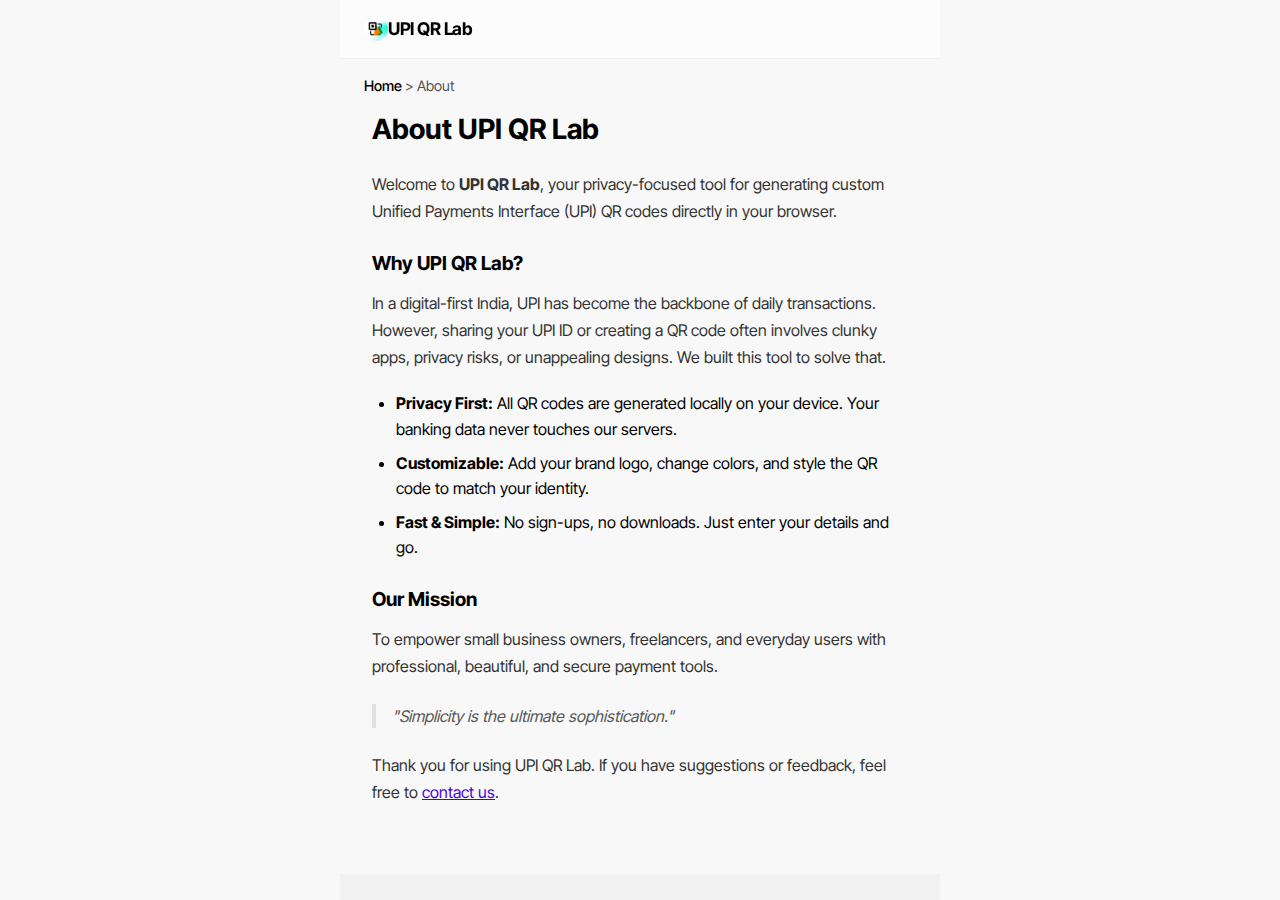
<file: pages/about/index.html>
<!DOCTYPE html>
<html lang="en">

<head>
    <meta charset="UTF-8">
    <meta name="viewport" content="width=device-width, initial-scale=1.0, maximum-scale=1.0, user-scalable=no">
    <title>About - UPI QR Lab</title>
    <meta name="theme-color" content="#ffffff">

    <link rel="stylesheet" href="/create/style.css">
    <link rel="stylesheet" href="/pages/pages.css">

    <link rel="icon" type="image/x-icon" href="/assets/favicon.ico">

    <script src="/pages/pages.js" defer></script>
</head>

<body>

    <header class="top-bar">
        <div class="logo-area">
            <a href="/" style="display: flex; align-items: center; text-decoration: none; color: inherit;">
                <img src="/assets/favicon-32x32.png" alt="Logo" class="app-logo">
                <h1>UPI QR Lab</h1>
            </a>
        </div>
    </header>

    <div class="page-container">

        <nav class="breadcrumb">
            <a href="/">Home</a> &gt; <span>About</span>
        </nav>

        <main class="content-area">
            <h1>About UPI QR Lab</h1>

            <p>Welcome to <strong>UPI QR Lab</strong>, your privacy-focused tool for generating custom Unified Payments
                Interface (UPI) QR codes directly in your browser.</p>

            <h3>Why UPI QR Lab?</h3>
            <p>In a digital-first India, UPI has become the backbone of daily transactions. However, sharing your UPI ID
                or creating a QR code often involves clunky apps, privacy risks, or unappealing designs. We built this
                tool to solve that.</p>

            <ul>
                <li><strong>Privacy First:</strong> All QR codes are generated locally on your device. Your banking data
                    never touches our servers.</li>
                <li><strong>Customizable:</strong> Add your brand logo, change colors, and style the QR code to match
                    your identity.</li>
                <li><strong>Fast & Simple:</strong> No sign-ups, no downloads. Just enter your details and go.</li>
            </ul>

            <h3>Our Mission</h3>
            <p>To empower small business owners, freelancers, and everyday users with professional, beautiful, and
                secure payment tools.</p>

            <blockquote>
                "Simplicity is the ultimate sophistication."
            </blockquote>

            <p>Thank you for using UPI QR Lab. If you have suggestions or feedback, feel free to <a
                    href="/pages/contact">contact us</a>.</p>
        </main>

        <footer class="page-footer">
            <p>&copy; <span id="current-year"></span> UPI QR Lab. All rights reserved.</p>
            <div style="margin-top: 0.5rem;">
                <a href="/pages/privacy-policy">Privacy</a>
                <a href="/pages/disclaimer">Disclaimer</a>
            </div>
        </footer>
    </div>

</body>

</html>
</file>
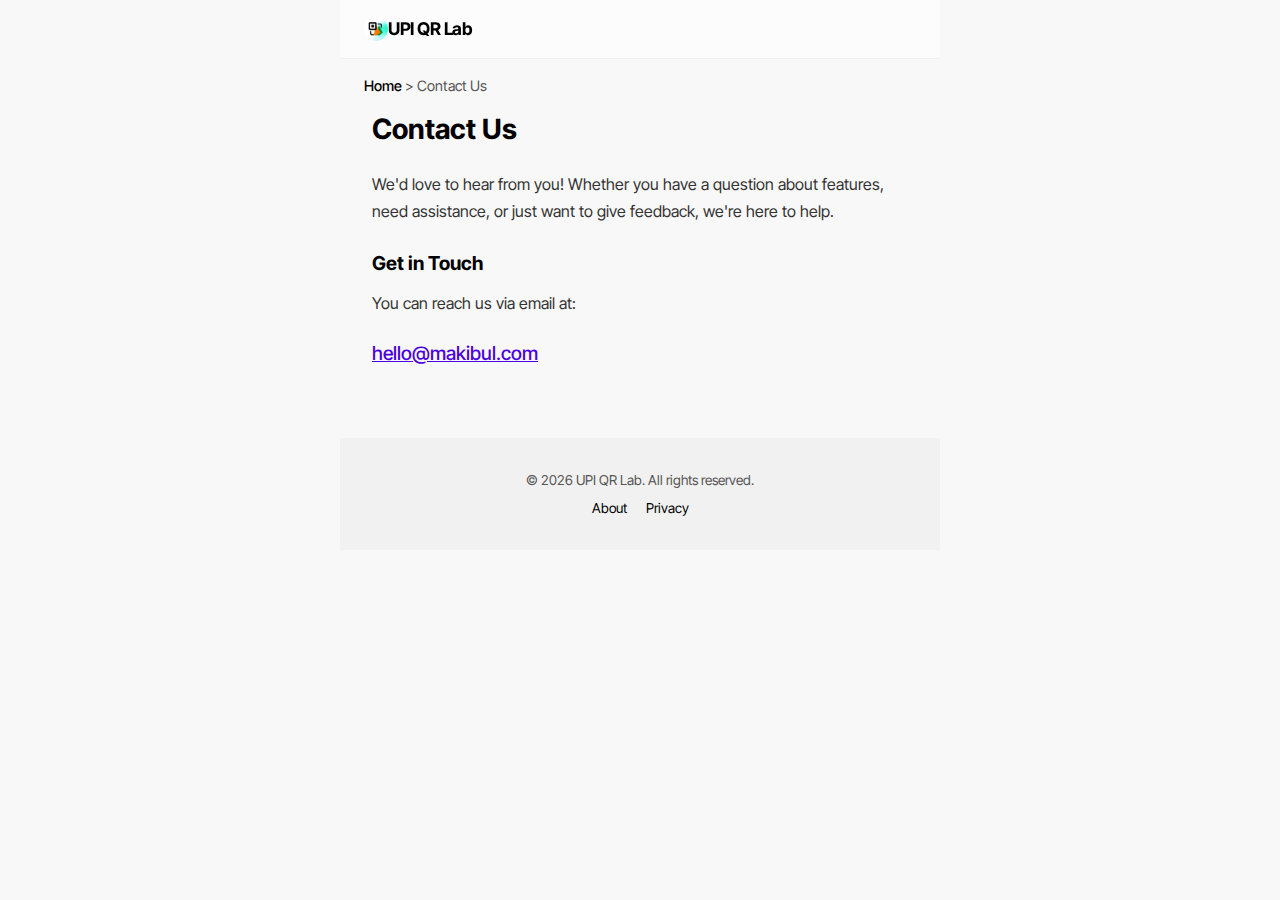
<file: pages/contact/index.html>
<!DOCTYPE html>
<html lang="en">

<head>
    <meta charset="UTF-8">
    <meta name="viewport" content="width=device-width, initial-scale=1.0, maximum-scale=1.0, user-scalable=no">
    <title>Contact Us - UPI QR Lab</title>
    <meta name="theme-color" content="#ffffff">

    <!-- Styles -->
    <link rel="stylesheet" href="/create/style.css">
    <link rel="stylesheet" href="/pages/pages.css">

    <!-- Icons -->
    <link rel="icon" type="image/x-icon" href="/assets/favicon.ico">
    <!-- Dynamic Year Script -->
    <script src="/pages/pages.js" defer></script>
</head>

<body>

    <header class="top-bar">
        <div class="logo-area">
            <a href="/" style="display: flex; align-items: center; text-decoration: none; color: inherit;">
                <img src="/assets/favicon-32x32.png" alt="Logo" class="app-logo">
                <h1>UPI QR Lab</h1>
            </a>
        </div>
    </header>

    <div class="page-container">
        <nav class="breadcrumb">
            <a href="/">Home</a> &gt; <span>Contact Us</span>
        </nav>

        <main class="content-area">
            <h1>Contact Us</h1>
            <p>We'd love to hear from you! Whether you have a question about features, need assistance, or just want to
                give feedback, we're here to help.</p>

            <h3>Get in Touch</h3>
            <p>You can reach us via email at:</p>
            <p style="font-size: 1.2rem; font-weight: 500;">
                <a href="mailto:hello@makibul.com">hello@makibul.com</a>
            </p>

        </main>

        <footer class="page-footer">
            <p>&copy; <span id="current-year"></span> UPI QR Lab. All rights reserved.</p>
            <div style="margin-top: 0.5rem;">
                <a href="/pages/about">About</a>
                <a href="/pages/privacy-policy">Privacy</a>
            </div>
        </footer>
    </div>

</body>

</html>
</file>
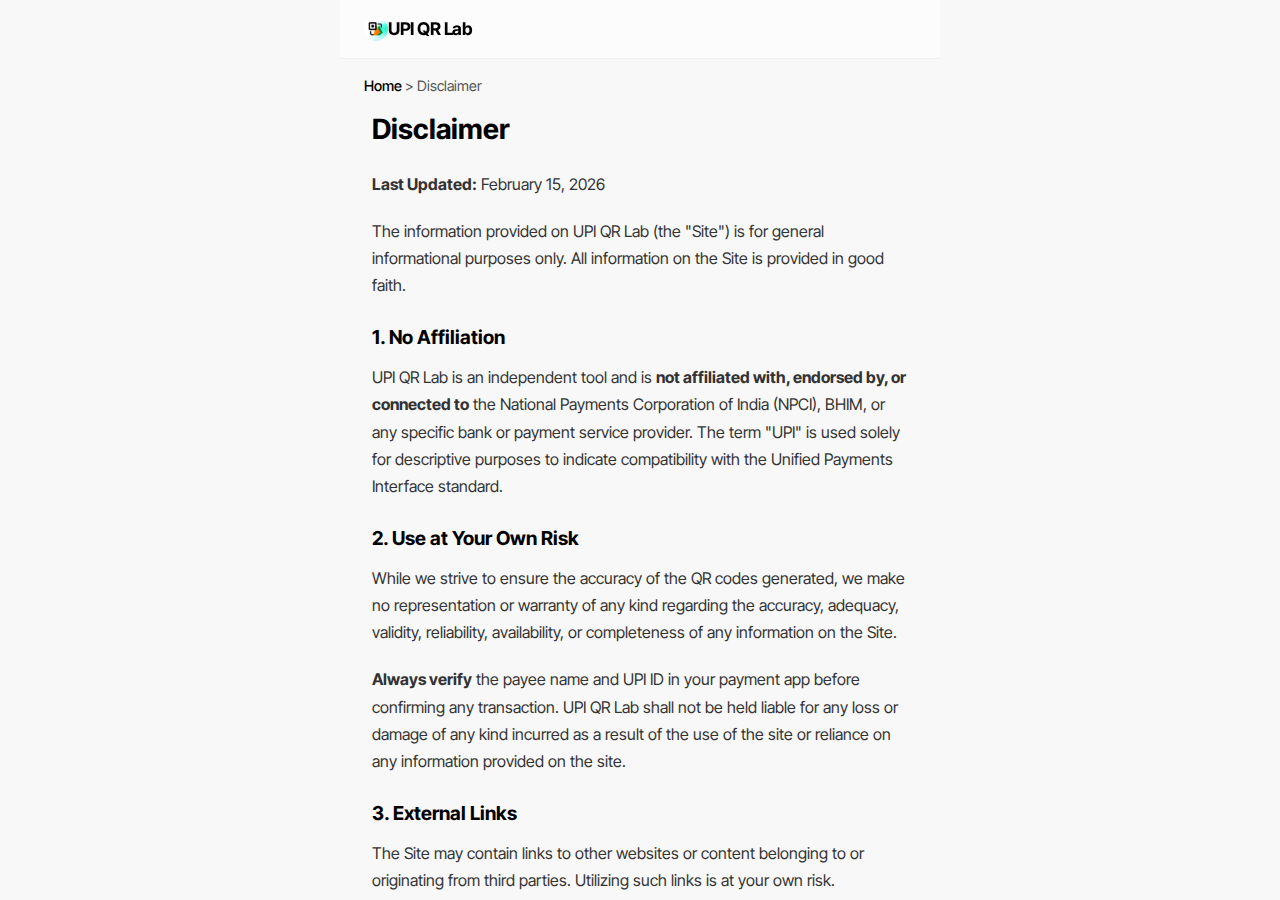
<file: pages/disclaimer/index.html>
<!DOCTYPE html>
<html lang="en">

<head>
    <meta charset="UTF-8">
    <meta name="viewport" content="width=device-width, initial-scale=1.0, maximum-scale=1.0, user-scalable=no">
    <title>Disclaimer - UPI QR Lab</title>
    <meta name="theme-color" content="#ffffff">

    <!-- Styles -->
    <link rel="stylesheet" href="/create/style.css">
    <link rel="stylesheet" href="/pages/pages.css">

    <!-- Icons -->
    <!-- Dynamic Year Script -->
    <script src="/pages/pages.js" defer></script>
</head>

<body>

    <header class="top-bar">
        <div class="logo-area">
            <a href="/" style="display: flex; align-items: center; text-decoration: none; color: inherit;">
                <img src="/assets/favicon-32x32.png" alt="Logo" class="app-logo">
                <h1>UPI QR Lab</h1>
            </a>
        </div>
    </header>

    <div class="page-container">
        <nav class="breadcrumb">
            <a href="/">Home</a> &gt; <span>Disclaimer</span>
        </nav>

        <main class="content-area">
            <h1>Disclaimer</h1>
            <p><strong>Last Updated:</strong> February 15, 2026</p>

            <p>The information provided on UPI QR Lab (the "Site") is for general informational purposes only. All
                information on the Site is provided in good faith.</p>

            <h3>1. No Affiliation</h3>
            <p>UPI QR Lab is an independent tool and is <strong>not affiliated with, endorsed by, or connected
                    to</strong> the National Payments Corporation of India (NPCI), BHIM, or any specific bank or payment
                service provider. The term "UPI" is used solely for descriptive purposes to indicate compatibility with
                the Unified Payments Interface standard.</p>

            <h3>2. Use at Your Own Risk</h3>
            <p>While we strive to ensure the accuracy of the QR codes generated, we make no representation or warranty
                of any kind regarding the accuracy, adequacy, validity, reliability, availability, or completeness of
                any information on the Site.</p>

            <p><strong>Always verify</strong> the payee name and UPI ID in your payment app before confirming any
                transaction. UPI QR Lab shall not be held liable for any loss or damage of any kind incurred as a result
                of the use of the site or reliance on any information provided on the site.</p>

            <h3>3. External Links</h3>
            <p>The Site may contain links to other websites or content belonging to or originating from third parties.
                Utilizing such links is at your own risk.</p>
        </main>

        <footer class="page-footer">
            <p>&copy; <span id="current-year"></span> UPI QR Lab. All rights reserved.</p>
            <div style="margin-top: 0.5rem;">
                <a href="/pages/about">About</a>
                <a href="/pages/privacy-policy">Privacy</a>
                <a href="/pages/contact">Contact</a>
            </div>
        </footer>
    </div>

</body>

</html>
</file>
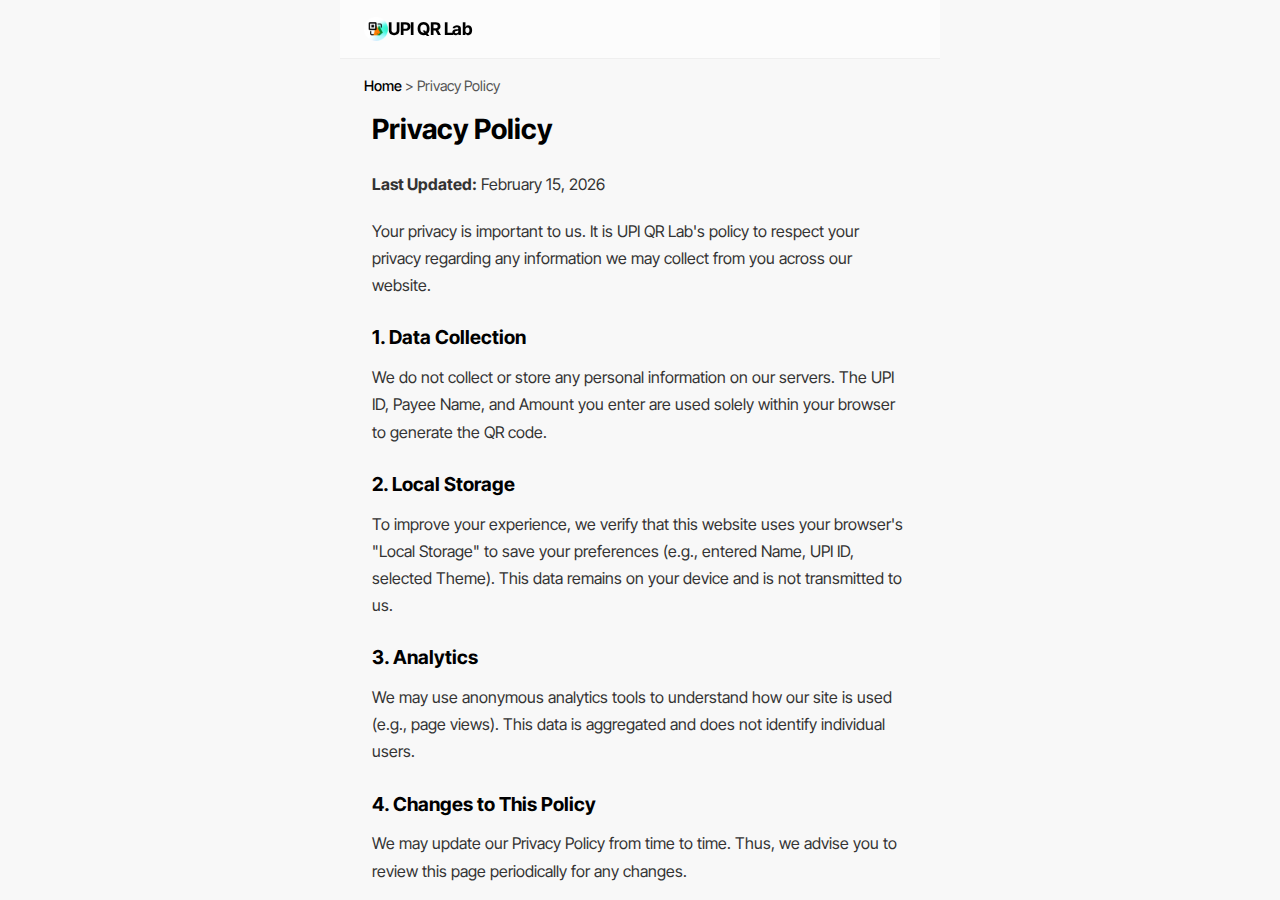
<file: pages/privacy-policy/index.html>
<!DOCTYPE html>
<html lang="en">

<head>
    <meta charset="UTF-8">
    <meta name="viewport" content="width=device-width, initial-scale=1.0, maximum-scale=1.0, user-scalable=no">
    <title>Privacy Policy - UPI QR Lab</title>
    <meta name="theme-color" content="#ffffff">

    <!-- Styles -->
    <link rel="stylesheet" href="/create/style.css">
    <link rel="stylesheet" href="/pages/pages.css">

    <!-- Icons -->
    <!-- Dynamic Year Script -->
    <script src="/pages/pages.js" defer></script>
</head>

<body>

    <header class="top-bar">
        <div class="logo-area">
            <a href="/" style="display: flex; align-items: center; text-decoration: none; color: inherit;">
                <img src="/assets/favicon-32x32.png" alt="Logo" class="app-logo">
                <h1>UPI QR Lab</h1>
            </a>
        </div>
    </header>

    <div class="page-container">
        <nav class="breadcrumb">
            <a href="/">Home</a> &gt; <span>Privacy Policy</span>
        </nav>

        <main class="content-area">
            <h1>Privacy Policy</h1>
            <p><strong>Last Updated:</strong> February 15, 2026</p>

            <p>Your privacy is important to us. It is UPI QR Lab's policy to respect your privacy regarding any
                information we may collect from you across our website.</p>

            <h3>1. Data Collection</h3>
            <p>We do not collect or store any personal information on our servers. The UPI ID, Payee Name, and Amount
                you enter are used solely within your browser to generate the QR code.</p>

            <h3>2. Local Storage</h3>
            <p>To improve your experience, we verify that this website uses your browser's "Local Storage" to save your
                preferences (e.g., entered Name, UPI ID, selected Theme). This data remains on your device and is not
                transmitted to us.</p>

            <h3>3. Analytics</h3>
            <p>We may use anonymous analytics tools to understand how our site is used (e.g., page views). This data is
                aggregated and does not identify individual users.</p>

            <h3>4. Changes to This Policy</h3>
            <p>We may update our Privacy Policy from time to time. Thus, we advise you to review this page periodically
                for any changes.</p>

            <p>If you have any questions about our Privacy Policy, do not hesitate to <a href="/pages/contact">contact
                    us</a>.</p>
        </main>

        <footer class="page-footer">
            <p>&copy; <span id="current-year"></span> UPI QR Lab. All rights reserved.</p>
            <div style="margin-top: 0.5rem;">
                <a href="/pages/about">About</a>
                <a href="/pages/disclaimer">Disclaimer</a>
            </div>
        </footer>
    </div>

</body>

</html>
</file>
<file: create/style.css>
@font-face {
    font-display: swap;
    font-family: 'Inter Tight';
    font-style: normal;
    font-weight: 400;
    src: url('/assets/fonts/inter-tight-v7-latin-regular.woff2') format('woff2');
}

@font-face {
    font-display: swap;
    font-family: 'Inter Tight';
    font-style: normal;
    font-weight: 500;
    src: url('/assets/fonts/inter-tight-v7-latin-500.woff2') format('woff2');
}

@font-face {
    font-display: swap;
    font-family: 'Inter Tight';
    font-style: normal;
    font-weight: 700;
    src: url('/assets/fonts/inter-tight-v7-latin-700.woff2') format('woff2');
}

:root {
    --bg-color: #ffffff;
    --text-primary: #000000;
    --text-secondary: #555555;
    --accent-color: #000000;
    --card-bg: rgba(255, 255, 255, 0.8);
    --destructive: #ff0000;
    --border-color: #e0e0e0;
    --border-focus: #000000;
    --success-color: #008000;

    --shadow-soft: rgba(0, 0, 0, 0.1) 0px 1px 3px 0px, rgba(0, 0, 0, 0.06) 0px 1px 2px 0px;
    --shadow-hover: 0 8px 16px rgba(0, 0, 0, 0.08);

    --radius-sm: 8px;
    --radius-md: 12px;
    --radius-lg: 16px;
    --radius-xl: 24px;

    --font-stack: 'Inter Tight', -apple-system, BlinkMacSystemFont, "Segoe UI", Roboto, sans-serif;
}

* {
    box-sizing: border-box;
    margin: 0;
    padding: 0;
    -webkit-tap-highlight-color: transparent;
    user-select: none;
    -webkit-user-select: none;
}

img {
    pointer-events: none;
    -webkit-user-drag: none;
    user-drag: none;
    -webkit-touch-callout: none;
}

.line-clamp-2 {
    display: -webkit-box;
    -webkit-line-clamp: 2;
    line-clamp: 2;
    -webkit-box-orient: vertical;
    overflow: hidden;
}

input,
textarea {
    user-select: text;
    -webkit-user-select: text;
}

body {
    font-family: var(--font-stack);
    background-color: #f8f8f8;

    color: var(--text-primary);
    line-height: 1.5;
    height: 100vh;
    display: flex;
    flex-direction: column;
    overflow: hidden;
    max-width: 600px;
    margin: 0 auto;
}

@keyframes slideUp {
    from {
        transform: translateY(100%);
    }

    to {
        transform: translateY(0);
    }
}

@keyframes fadeIn {
    from {
        opacity: 0;
    }

    to {
        opacity: 1;
    }
}

@keyframes pulseBorder {
    0% {
        border-color: transparent;
    }

    50% {
        border-color: #000;
    }

    100% {
        border-color: transparent;
    }
}

.hidden {
    display: none !important;
}

.full-width {
    width: 100%;
}

.text-success {
    color: var(--success-color);
    font-weight: 600;
}

.text-error {
    color: var(--destructive);
}

.top-bar {
    display: flex;
    justify-content: space-between;
    align-items: center;
    padding: 1rem 1.5rem;
    backdrop-filter: blur(10px);
    background: rgba(255, 255, 255, 0.6);
    z-index: 10;
    border-bottom: 1px solid rgba(0, 0, 0, 0.05);
}

.logo-area {
    display: flex;
    align-items: center;
    gap: 0.5rem;
}

.app-logo {
    width: 24px;
    height: 24px;
    object-fit: contain;
}

.logo-area h1 {
    font-size: 1.1rem;
    font-weight: 700;
    letter-spacing: -0.5px;
    color: #000;
    display: flex;
    align-items: center;
    gap: 0.5rem;
}

.tagline-container {
    display: inline-flex;
    align-items: stretch;
    border-radius: 6px;
    overflow: hidden;
    vertical-align: middle;
    margin-left: 0.2rem;
    font-size: 0.65rem;
    font-weight: 600;
}

.tagline-pill {
    padding: 1px 5px;
    background: #e5e5e5;
    color: #333;
    display: flex;
    align-items: center;
    letter-spacing: 0;
}

.tagline-pill.update {
    background: #000;
    color: #fff;
    cursor: pointer;
    border: none;
    font-weight: 700;
    transition: background 0.2s;
}

.tagline-pill.update:hover {
    background: #333;
}

.tagline-pill.hidden {
    display: none;
}

.nav-tabs {
    display: flex;
    gap: 0.25rem;
    background: #eee;
    padding: 3px;
    border-radius: 50px;
}

.nav-btn {
    background: none;
    border: none;
    cursor: pointer;
    color: #888;
    width: 36px;
    height: 36px;
    border-radius: 50%;
    display: flex;
    align-items: center;
    justify-content: center;
    transition: all 0.2s;
}

.nav-btn.active {
    color: white;
    background: #000;
}

main {
    flex: 1;
    overflow-y: auto;
    position: relative;
    padding: 1rem 1.25rem 2rem 1.25rem;
}

.view-section {
    display: none;
    animation: fadeIn 0.3s ease;
}

.view-section.active {
    display: block;
}

.home-top-row {
    display: flex;
    gap: 1rem;
    align-items: stretch;
    margin-bottom: 2rem;
}

.upi-info-card {
    flex: 1;

    background: var(--card-bg);
    backdrop-filter: blur(8px);
    border-radius: var(--radius-lg);
    border: 1px solid var(--border-color);
    padding: 1.25rem;
    text-align: center;
    box-shadow: var(--shadow-soft);
    transition: border-color 0.3s;
    display: flex;
    flex-direction: column;
    justify-content: center;
    margin-bottom: 0;

}

.upi-info-card.glow-animate {
    animation: pulseBorder 1.5s ease-in-out;
}

.upi-label {
    display: block;
    font-size: 0.7rem;
    letter-spacing: 1px;
    color: var(--text-secondary);
    font-weight: 700;
    text-transform: uppercase;
    margin-bottom: 0.25rem;
}

.payee-name {
    font-weight: 700;
    color: #000;
    margin-bottom: 0.1rem;
}

.upi-id {
    color: var(--text-secondary);
    font-family: monospace;
    font-size: 0.9rem;
    background: #f0f0f0;
    padding: 0.2rem 0.6rem;
    border-radius: 12px;
    display: inline-block;
}

.qr-preview-card {
    display: flex;
    flex-direction: column;

    align-items: center;
    justify-content: center;
    background: white;
    border-radius: var(--radius-lg);
    padding: 1rem;
    box-shadow: var(--shadow-soft);
    border: 1px solid var(--border-color);
    cursor: pointer;
    transition: transform 0.1s;
    min-width: 140px;

    margin-bottom: 0;
}

.qr-preview-card:active {
    transform: scale(0.98);
}

#preview-qr-container {
    width: 80px;

    height: 80px;
    margin-bottom: 0.5rem;
}

#preview-qr-container svg {
    width: 100% !important;
    height: 100% !important;
}

.qr-preview-text {
    display: flex;
    align-items: center;
    font-size: 0.8rem;
    color: var(--text-secondary);
    font-weight: 600;
    text-align: center;
    white-space: nowrap;
}

.qr-preview-text svg {
    height: 1rem;
    width: 1rem;
}

.amount-entry-container {
    text-align: center;
    margin-bottom: 1.5rem;
}

.amount-display-wrapper {
    display: inline-flex;
    align-items: center;
    justify-content: center;
    font-size: 2.75rem;
    font-weight: 700;
    color: #000;
    font-family: var(--font-stack);
}

.currency-symbol {
    color: #888;
    margin-right: 2px;
    font-weight: 400;
    font-family: var(--font-stack);
}

.amount-field-container {
    border: none;
    background: transparent;
    font-size: inherit;
    font-weight: inherit;
    color: inherit;
    min-width: 1ch;
    text-align: left;
    outline: none;
    letter-spacing: -1px;
    font-family: var(--font-stack);
    padding: 0;
    margin: 0;
    display: inline-flex;
    justify-content: flex-start;
    align-items: center;
    overflow: visible;
}

.amount-digit {
    display: inline-block;
}

.amount-digit.anim-enter {
    animation: anim-float-down 0.2s ease-out forwards;
}

.amount-digit.anim-exit {
    animation: anim-float-up 0.2s ease-in forwards;
}

.amount-placeholder {
    color: #ddd;
    animation: fade-in 0.2s ease forwards;
}

@keyframes anim-float-down {
    0% {
        opacity: 0;
        transform: translateY(-20px);
    }

    100% {
        opacity: 1;
        transform: translateY(0);
    }
}

@keyframes anim-float-up {
    0% {
        opacity: 1;
        transform: translateY(0);
    }

    100% {
        opacity: 0;
        transform: translateY(-20px);
    }
}

@keyframes fade-in {
    from {
        opacity: 0;
    }

    to {
        opacity: 1;
    }
}

.toast {
    position: fixed;
    top: 20px;
    left: 50%;
    transform: translateX(-50%);
    background-color: var(--destructive);
    color: white;
    padding: 0.75rem 1.5rem;
    border-radius: 50px;
    box-shadow: 0 4px 12px rgba(220, 38, 38, 0.3);
    font-weight: 600;
    font-size: 0.9rem;
    z-index: 9999;
    pointer-events: none;
    white-space: nowrap;
}

.toast.error {
    background-color: var(--destructive);
}

.toast.success {
    background-color: #22c55e;
}

.toast.anim-enter {
    animation: toast-in 0.4s cubic-bezier(0.175, 0.885, 0.32, 1.275) forwards;
}

.toast.anim-exit {
    animation: toast-out 0.3s ease-in forwards;
}

@keyframes toast-in {
    0% {
        opacity: 0;
        transform: translate(-50%, -100%);
    }

    100% {
        opacity: 1;
        transform: translate(-50%, 0);
    }
}

@keyframes toast-out {
    0% {
        opacity: 1;
        transform: translate(-50%, 0);
    }

    100% {
        opacity: 0;
        transform: translate(-50%, -100%);
    }
}

.keypad {
    display: grid;
    grid-template-columns: repeat(3, 1fr);
    row-gap: 10px;
    column-gap: 5px;
    position: relative;
    margin: auto;
    margin-top: 10px;
    margin-bottom: 10px;
}

.key {
    padding: 17px 0;
    font-size: 25px;
    font-weight: bold;
    text-align: center;
    background-color: #444;
    border-radius: 20px;
    transition: 0.1s ease;
    color: #fff;
    box-shadow: 0px 6px #333;
    border: none;
    font-family: var(--font-stack);
}

.key:active {
    transform: translate(0px, 6px);
    box-shadow: 0px 0px #000;
}

.key:disabled {
    pointer-events: none;
}

#key-backspace {
    font-size: 1.2rem;
    background-color: red;
    box-shadow: 0px 6px #bd0000;
}

#key-backspace:active {
    transform: translate(0px, 6px);
    box-shadow: 0px 0px #000;
}

.settings-list {
    display: flex;
    flex-direction: column;
}

.settings-item {
    display: flex;
    justify-content: space-between;
    align-items: center;
    padding: 1rem;
    background: white;
    border-radius: var(--radius-md);
    box-shadow: var(--shadow-soft);
    cursor: pointer;
    border: 1px solid transparent;
}

.settings-item:active {
    background: #f5f5f5;
}

.setting-label {
    display: flex;
    align-items: center;
    gap: 0.75rem;
    font-weight: 600;
    font-size: 0.95rem;
}

.settings-group {
    background: white;
    border-radius: var(--radius-lg);
    padding: 1.25rem;
    box-shadow: var(--shadow-soft);
}

.settings-group h3 {
    font-size: 1rem;
    font-weight: 700;
    margin-bottom: 1rem;
}

.settings-group label {
    display: block;
    font-size: 0.8rem;
    font-weight: 600;
    color: #666;
    margin-bottom: 0.5rem;
    text-transform: uppercase;
}

.setting-control {
    display: flex;
    align-items: center;
    justify-content: space-between;
    gap: 0.75rem;
    margin-bottom: 1rem;
}

.setting-control:last-child {
    margin-bottom: 0;
}

.sheet-handle-bar {
    width: 100%;
    height: 32px;

    display: flex;
    justify-content: center;
    align-items: center;
    cursor: grab;
    touch-action: none;
    flex-shrink: 0;
}

.sheet-handle-pill {
    width: 40px;
    height: 5px;
    background-color: #e0e0e0;
    border-radius: 5px;
}

.custom-select {
    position: relative;
    flex: 1;
    cursor: pointer;
    font-size: 0.9rem;
    color: #000;
}

.custom-select:focus {
    outline: none;
}

.select-trigger {
    display: flex;
    align-items: center;
    justify-content: space-between;
    height: 42px;
    padding: 0 0.75rem;
    border: 1px solid var(--border-color);
    border-radius: var(--radius-md);
    background-color: #f9f9f9;
    user-select: none;
    white-space: nowrap;
    overflow: hidden;
    text-overflow: ellipsis;
}

.select-trigger::after {
    content: '';
    width: 16px;
    height: 16px;
    background-image: url("data:image/svg+xml;charset=UTF-8,%3csvg xmlns='http://www.w3.org/2000/svg' viewBox='0 0 24 24' fill='none' stroke='currentColor' stroke-width='2' stroke-linecap='round' stroke-linejoin='round'%3e%3cpolyline points='6 9 12 15 18 9'%3e%3c/polyline%3e%3c/svg%3e");
    background-repeat: no-repeat;
    background-position: center;
    flex-shrink: 0;
    margin-left: 0.5rem;
}

.custom-select.open .select-trigger {
    border-color: #000;
}

.custom-options {
    position: absolute;
    top: 100%;
    left: 0;
    width: 100%;
    background: white;
    border: 1px solid var(--border-color);
    border-radius: var(--radius-md);
    margin-top: 4px;
    box-shadow: 0 4px 12px rgba(0, 0, 0, 0.1);
    z-index: 100;
    display: none;
    max-height: 200px;
    overflow-y: auto;
}

.custom-select.open .custom-options {
    display: block;
}

.custom-option {
    padding: 0.75rem;
    cursor: pointer;
    transition: background 0.1s;
}

.custom-option:hover {
    background: #f0f0f0;
}

.custom-option.selected {
    background: #e6f7ff;

    font-weight: 600;
}

.logo-presets-row {
    display: flex;
    gap: 0.5rem;
    margin-bottom: 1rem;
    flex-wrap: wrap;

}

.btn-preset-logo {
    background: #fff;
    border: 1px solid var(--border-color);
    border-radius: var(--radius-md);
    padding: 0.25rem 0.75rem;
    cursor: pointer;
    transition: all 0.2s;
    display: flex;
    align-items: center;
    justify-content: center;
    min-height: 36px;
}

.btn-preset-logo img {
    height: 24px;
    width: auto;
    object-fit: contain;
    display: block;
}

.btn-preset-logo:hover {
    border-color: #000;
    transform: translateY(-1px);
    box-shadow: 0 2px 5px rgba(0, 0, 0, 0.05);
}

.logo-preview-row {
    display: flex;
    align-items: center;
    justify-content: space-between;

    gap: 1rem;
    background: #f9f9f9;
    padding: 0.75rem;
    border-radius: var(--radius-md);
    margin-top: 1rem;
}

.logo-preview-left {
    display: flex;
    align-items: center;
    gap: 1rem;
}

.logo-preview-left p {
    margin: 0;
    font-size: 0.85rem;
    font-weight: 600;
    color: #666;
}

.logo-preview-wrapper {
    width: 48px;
    height: 48px;
    border-radius: 8px;

    border: 1px solid #ddd;
    background: white;
    display: flex;
    align-items: center;
    justify-content: center;
    overflow: hidden;
}

.logo-preview-wrapper img {
    max-width: 100%;
    max-height: 100%;
    object-fit: contain;
}

#btn-remove-logo,
#btn-remove-bg {
    width: 32px;

    height: 32px;
    color: var(--destructive);
    background: rgba(255, 0, 0, 0.05);
    border-color: transparent;
    padding: 0;
}

#btn-remove-logo:hover,
#btn-remove-bg:hover {
    background: rgba(255, 0, 0, 0.1);
}

input[type=range] {
    -webkit-appearance: none;
    -moz-appearance: none;
    appearance: none;
    width: 100%;
    background: transparent;
    cursor: pointer;
    height: 24px;

    margin: 0;
}

input[type=range]:focus {
    outline: none;
}

input[type=range]::-webkit-slider-runnable-track {
    width: 100%;
    height: 6px;
    background: #e0e0e0;
    border-radius: 6px;
    border: none;
}

input[type=range]::-moz-range-track {
    width: 100%;
    height: 6px;
    background: #e0e0e0;
    border-radius: 6px;
    border: none;
}

input[type=range]::-webkit-slider-thumb {
    -webkit-appearance: none;
    height: 20px;
    width: 20px;
    border-radius: 50%;
    background: #000;

    margin-top: -7px;

    box-shadow: 0 2px 4px rgba(0, 0, 0, 0.2);
    border: 2px solid white;
}

input[type=range]::-moz-range-thumb {
    height: 20px;
    width: 20px;
    border-radius: 50%;
    background: #000;
    border: 2px solid white;
    box-shadow: 0 2px 4px rgba(0, 0, 0, 0.2);
}

select:focus {
    border-color: #000;
    outline: none;
}

.color-preview {
    width: 42px;

    height: 42px;
    border-radius: 10px;
    border: 2px solid #fff;
    box-shadow: 0 2px 4px rgba(0, 0, 0, 0.1);
    cursor: pointer;
    flex-shrink: 0;
}

.logo-import-row {
    display: flex;
    gap: 0.5rem;
    margin-bottom: 1rem;
    align-items: center;
}

#logo-url-input,
#bg-url-input {
    flex: 1;
    height: 38px;
    padding: 0 0.75rem;
    border: 1px solid var(--border-color);
    border-radius: var(--radius-md);
    font-size: 0.9rem;
    background: #f9f9f9;
    min-width: 0;
}

#logo-url-input:focus,
#bg-url-input:focus {
    border-color: #000;
    outline: none;
    background: white;
}

.btn-sm,
.btn-primary,
.btn-secondary,
.btn-destructive {
    font-family: inherit;
    font-weight: 600;
    border: none;
    cursor: pointer;
    transition: all 0.2s;
    display: inline-flex;
    align-items: center;
    justify-content: center;
    gap: 0.5rem;
}

label.btn-secondary {
    display: flex;
}

.btn-sm {
    height: 38px;

    padding: 0 0.75rem;
    font-size: 0.8rem;
    background: #000;
    color: white;
    border-radius: 8px;
    white-space: nowrap;
    flex-shrink: 0;
}

.btn-sm:disabled {
    background: #ccc;
    cursor: not-allowed;
    opacity: 0.7;
}

.btn-icon {
    width: 100%;
    padding: 0.75rem;
    background: white;
    border: 1px solid #ddd;
    color: #000;
    border-radius: 8px;
    font-size: 0.9rem;
    display: flex;

    align-items: center;
    justify-content: center;
}

.btn-icon:hover {
    background: #f0f0f0;
}

.btn-primary {
    background: #000;
    color: white;
    padding: 0.9rem;
    border-radius: var(--radius-lg);
    font-size: 1rem;
    box-shadow: 0 4px 10px rgba(0, 0, 0, 0.2);
}

.btn-primary:active:not(:disabled) {
    transform: translateY(1px);
    opacity: 0.9;
}

.btn-primary:disabled {
    background: #ccc;
    box-shadow: none;
    cursor: not-allowed;
}

.btn-secondary {
    background: white;
    color: #000;
    border: 1px solid #000;
    padding: 0.9rem;
    border-radius: var(--radius-lg);
    font-size: 1rem;
}

.btn-secondary:active:not(:disabled) {
    background: #f0f0f0;
}

.btn-destructive {
    background: transparent;
    color: var(--destructive);
    padding: 0.75rem;
    border: 1px solid transparent;
    border-radius: var(--radius-md);
    width: 100%;
    font-size: 0.9rem;
}

.btn-destructive:active {
    background: rgba(255, 0, 0, 0.05);
}

.bottom-sheet-overlay {
    position: fixed;
    top: 0;
    left: 0;
    width: 100%;
    height: 100%;
    background: rgba(0, 0, 0, 0.5);
    backdrop-filter: blur(5px);
    z-index: 100;
    display: block;
    opacity: 0;
    visibility: hidden;
    transition: opacity 0.3s, visibility 0.3s;
}

.bottom-sheet-overlay.open {
    opacity: 1;
    visibility: visible;
}

.bottom-sheet {
    position: absolute;
    bottom: 0;
    left: 50%;
    width: 100%;
    max-width: calc(600px - 2rem);
    background: rgba(255, 255, 255, 0.95);
    backdrop-filter: blur(10px);
    border-top-left-radius: var(--radius-xl);
    border-top-right-radius: var(--radius-xl);
    padding: 1rem;
    box-shadow: 0 -5px 20px rgba(0, 0, 0, 0.1);
    transform: translateX(-50%) translateY(100%);

    transition: transform 0.3s cubic-bezier(0.2, 0.9, 0.2, 1);
    max-height: 90vh;
    overflow-y: auto;
}

.bottom-sheet-overlay.open .bottom-sheet {
    transform: translateX(-50%) translateY(0);

}

.sheet-header {
    display: flex;
    justify-content: space-between;
    align-items: center;
    margin-bottom: 1.25rem;
}

.sheet-header h2 {
    font-size: 1.2rem;
    margin: 0;
    flex: 1;
    text-align: center;
}

.btn-close-sheet {
    background: #ddd;
    border: none;
    padding: 0.5rem 0 0.6rem;
    font-size: 1rem;
    cursor: pointer;
    height: 2rem;
    width: 2rem;
    color: #888;
    display: flex;
    border-radius: 50%;
    align-items: center;
    justify-content: center;
}

.sheet-tabs {
    background: #f0f0f0;
    padding: 3px;
    border-radius: 12px;
    display: flex;
    margin-bottom: 1.5rem;
}

.sheet-tab {
    flex: 1;
    padding: 0.6rem;
    border-radius: 9px;
    background: transparent;
    border: none;
    font-weight: 600;
    color: #666;
    cursor: pointer;
    transition: all 0.2s;
    font-size: 0.9rem;
}

.sheet-tab.active {
    background: white;
    color: #000;
    box-shadow: 0 2px 5px rgba(0, 0, 0, 0.05);
}

.sheet-tab-content {
    display: none !important;
}

.sheet-tab-content.active {
    display: block !important;
    animation: fadeIn 0.2s;
}

.sheet-content {
    display: flex;
    flex-direction: column;
}

.form-group {
    margin-bottom: 1.25rem;
}

.form-group label {
    font-size: 0.85rem;
    color: #666;
    margin-bottom: 0.4rem;
    display: block;
}

.form-group input {
    width: 100%;
    padding: 0.8rem;
    background: white;
    border: 1px solid #ddd;
    border-radius: var(--radius-md);
    font-size: 1rem;
    transition: all 0.2s;
}

.form-group input:focus {
    border-color: #000;
    outline: none;
    box-shadow: 0 0 0 2px rgba(0, 0, 0, 0.05);
}

#scanner-container {
    border-radius: var(--radius-lg);
    overflow: hidden;
    position: relative;
    background: #000;
    margin-bottom: 1rem;
}

.scanner-controls {
    display: flex;
    flex-direction: column;
    margin-top: 0.5rem;
}

.scanner-controls button {
    flex: 1;
}

.scan-status {
    text-align: center;
    margin-top: 0.5rem;
    font-size: 0.85rem;
    color: #666;
    height: 1.2em;
}

.qr-capture-area {
    position: relative;

    display: flex;
    flex-direction: column;
    align-items: center;
    padding: 25px 25px 15px;

    gap: 5px;
    width: 450px;
    aspect-ratio: 4/5;
    overflow: hidden;
    font-family: 'Inter Tight';
    font-weight: normal;
    box-shadow: var(--shadow-soft);
    border-radius: 15px;
    z-index: 0;
    transition: color 0.2s, text-shadow 0.2s;
}

.qr-bg-layer {
    position: absolute;
    top: 0;
    left: 0;
    width: 100%;
    height: 100%;
    z-index: -1;
    background-size: cover;
    background-position: center;
    background-repeat: no-repeat;
    border-radius: inherit;
    pointer-events: none;
}

.qr-header-info,
.large-qr-container,
.qr-context-text,
.qr-footer {
    position: relative;
    z-index: 1;
}

.bg-presets-container {
    position: relative;
    display: flex;
    align-items: center;
    border-radius: var(--radius-md);
    gap: 0.5rem;
}

.bg-presets-scroll {
    display: flex;
    gap: 0.5rem;
    overflow-x: auto;
    padding: 0.25rem;
    scroll-behavior: smooth;
    scrollbar-width: none;
    -ms-overflow-style: none;
    width: 100%;
}

.bg-presets-scroll::-webkit-scrollbar {
    display: none;
}

.btn-preset-theme {
    width: 8rem;
    height: 10rem;
    border-radius: var(--radius-md);
    border: 2px solid transparent;
    padding: 0;
    overflow: hidden;
    cursor: pointer;
    flex-shrink: 0;
    transition: transform 0.2s, border-color 0.2s;
    position: relative;
    background: #fff;
    box-shadow: 0 1px 3px rgba(0, 0, 0, 0.1);
}

.btn-preset-theme img {
    width: 100%;
    height: 100%;
    object-fit: cover;
}

.btn-preset-theme.active {
    border-color: #000;

    transform: scale(0.95);
}

.btn-preset-theme:active {
    transform: scale(0.95);
}

.btn-preset-theme.loading-theme {
    pointer-events: none;
    opacity: 0.7;
}

.theme-loading-overlay {
    position: absolute;
    top: 0;
    left: 0;
    width: 100%;
    height: 100%;
    background: rgba(255, 255, 255, 0.6);
    display: flex;
    align-items: center;
    justify-content: center;
    z-index: 2;
}

.theme-spinner {
    width: 20px;
    height: 20px;
    border: 2px solid rgba(0, 0, 0, 0.1);
    border-left-color: #000;
    border-radius: 50%;
    animation: spin 1s linear infinite;
}

.theme-name {
    position: absolute;
    bottom: 0;
    left: 0;
    width: 100%;
    background: rgba(0, 0, 0, 0.6);
    color: white;
    font-size: 0.65rem;
    text-align: center;
    padding: 2px 0;
    white-space: nowrap;
    overflow: hidden;
    text-overflow: ellipsis;
}

@keyframes spin {
    to {
        transform: rotate(360deg);
    }
}

.btn-preset-bg {
    flex: 0 0 8rem;
    aspect-ratio: 4/5;
    background: #fff;
    border: 1px solid var(--border-color);
    border-radius: var(--radius-md);
    cursor: pointer;
    overflow: hidden;
    padding: 0;
    transition: all 0.2s;

}

.btn-preset-bg img {
    width: 100%;
    height: 100%;
    object-fit: cover;
}

.btn-preset-bg:hover {
    border-color: #000;
    transform: scale(1.05);
}

.scroll-arrow {
    position: absolute;
    top: 50%;
    transform: translateY(-50%);
    width: 28px;
    height: 28px;
    border-radius: 50%;
    background: rgba(255, 255, 255, 0.9);
    border: 1px solid #ddd;
    box-shadow: 0 2px 5px rgba(0, 0, 0, 0.1);
    display: flex;
    align-items: center;
    justify-content: center;
    cursor: pointer;
    z-index: 2;
    color: #333;
    opacity: 0;
    transition: opacity 0.2s, background 0.2s;
}

.bg-presets-container:hover .scroll-arrow {
    opacity: 1;
}

.scroll-arrow.left {
    left: -10px;
}

.scroll-arrow.right {
    right: -10px;
}

.scroll-arrow:hover {
    background: #fff;
    color: #000;
}

.qr-header-info {
    gap: 3px;
    display: flex;
    font-size: 10px;
    text-align: center;
    flex-wrap: wrap;
    justify-content: center;
}

.qr-header-info span {
    text-wrap: nowrap;
}

.large-qr-container {
    padding: 10px 9px 2px 10px;
    margin: 10px 10px 0;
    border: 2px solid #000;
    border-radius: 20px;
    background-color: transparent;

    display: flex;
    align-items: center;
    position: relative;
    overflow: hidden;

}

.qr-layer-glass {
    position: absolute;
    top: 0;
    left: 0;
    width: 100%;
    height: 100%;
    z-index: 0;
    overflow: hidden;
    background-color: transparent;

    pointer-events: none;
}

#glass-bg-image {
    position: absolute;
    top: 0;
    left: 0;
    width: 100%;
    height: 100%;
    object-fit: cover;
    opacity: 0;

    transition: opacity 0.2s;

}

.qr-layer-glass.active #glass-bg-image {
    filter: blur(8px);
    transform: scale(1.1);

}

.qr-layer-glass.active {
    filter: blur(8px);
    transform: scale(1.1);
}

.qr-layer-glass.active {
    filter: blur(8px);
    transform: scale(1.1);

}

.qr-layer-tint {
    position: absolute;
    top: 0;
    left: 0;
    width: 100%;
    height: 100%;
    z-index: 1;
    background-color: #ffffff;

    transition: background-color 0.2s;
}

#preview-qr-container {
    background-color: #ffffff;
    border-radius: 8px;

}

.large-qr-container svg {
    width: 100%;
    height: auto;
}

.qr-context-text {
    font-size: 1.1rem;
    line-height: 1.4;
}

.qr-context-text {
    font-size: 14px;
    text-align: center;
}

.qr-amount-large {
    display: block;
    font-family: 'Inter Tight';
    font-size: 40px;
    font-weight: 700;
}

.qr-payee-highlight {
    font-family: 'Inter Tight';
    font-size: 15px;
    font-weight: 700;
    text-wrap: balance;

    display: -webkit-box;
    -webkit-line-clamp: 2;
    -webkit-box-orient: vertical;
    overflow: hidden;
    text-overflow: ellipsis;
    vertical-align: bottom;
    word-break: break-word;
    max-width: 100%;
}

.qr-footer {
    font-size: 9px;
    text-align: center;
    text-wrap: nowrap;
    margin-top: 10px;
}

.sheet-actions {
    display: flex;
    gap: 0.75rem;
    margin-top: 1rem;
}

.sheet-actions button {
    flex: 1;
}

.spinner {
    width: 16px;
    height: 16px;
    border: 2px solid rgba(255, 255, 255, 0.3);
    border-top-color: black;
    border-radius: 50%;
    animation: spin 0.8s linear infinite;
}

@keyframes spin {
    to {
        transform: rotate(360deg);
    }
}

@media (max-width: 360px) {
    main {
        padding: 1rem 0.75rem 2rem 0.75rem;
    }

    .keypad {
        gap: 0.5rem;
    }

    .key {
        padding: 0.85rem;
        font-size: 1.25rem;
    }

    .amount-display-wrapper {
        font-size: 2.25rem;
    }

    .bottom-sheet {
        padding: 1.25rem 1rem 2rem 1rem;
    }

    .share-tool-row #btn-share-tool {
        flex: 1;
    }
}

.share-tool-row {
    display: flex;
    gap: 0.5rem;
    align-items: stretch;
}

.icon-only {
    flex: 0 0 auto;
    width: 48px;
    display: flex;
    align-items: center;
    justify-content: center;
    padding: 0;
}

.settings-links-list {
    display: flex;
    flex-direction: column;
    background: #f9f9f9;
    border-radius: 8px;
    overflow: hidden;
    border: 1px solid rgba(0, 0, 0, 0.05);
}

.settings-link-item {
    display: block;
    padding: 12px 16px;
    text-decoration: none;
    color: #333;
    font-size: 0.9rem;
    font-weight: 500;
    border-bottom: 1px solid rgba(0, 0, 0, 0.05);
    transition: background 0.2s;
    position: relative;
}

.settings-link-item:last-child {
    border-bottom: none;
}

.settings-link-item:hover {
    background: #f0f0f0;
}

.settings-link-item::after {
    content: '›';
    position: absolute;
    right: 16px;
    color: #999;
    font-size: 1.2rem;
    line-height: 1;
    top: 50%;
    transform: translateY(-50%);
}

.toggle-switch {
    position: relative;
    display: inline-block;
    width: 44px;
    height: 24px;
}

.toggle-switch input {
    opacity: 0;
    width: 0;
    height: 0;
}

.toggle-slider {
    position: absolute;
    cursor: pointer;
    top: 0;
    left: 0;
    right: 0;
    bottom: 0;
    background-color: #ccc;
    transition: .4s;
    border-radius: 24px;
}

.toggle-slider:before {
    position: absolute;
    content: "";
    height: 18px;
    width: 18px;
    left: 3px;
    bottom: 3px;
    background-color: white;
    transition: .4s;
    border-radius: 50%;
    box-shadow: 0 1px 3px rgba(0, 0, 0, 0.3);
}

input:checked+.toggle-slider {
    background-color: #2196F3;
}

input:checked+.toggle-slider:before {
    transform: translateX(20px);
}

input:focus+.toggle-slider {
    box-shadow: 0 0 1px #2196F3;
}

.settings-separator {
    height: 1px;
    background-color: #f0f0f0;
    margin: 1rem -1rem;

    width: calc(100% + 2rem);
}

.section-title {
    font-size: 0.9rem;
    font-weight: 700;
    color: #888;
    margin: 1.5rem 0 0.5rem 0.5rem;
    text-transform: uppercase;
    letter-spacing: 0.05em;
}

.label-subsection {
    font-size: 0.85rem;
    color: #666;
    margin-bottom: 0.5rem;
    display: block;
    font-weight: 500;
}

.label-control {
    font-size: 0.9rem;
    font-weight: normal;
    color: #000;
}

.label-slider {
    margin: 0;
    font-size: 0.8rem;
    font-weight: normal;
    color: #555;
}

.logo-import-row {
    display: flex;
    align-items: center;
    gap: 0.5rem;
    margin-bottom: 0.75rem;
    width: 100%;
}

.logo-import-row input[type="text"] {
    flex: 1;
    width: auto;

}

.btn-icon {
    display: flex;
    align-items: center;
    justify-content: center;
    gap: 0.5rem;
    width: 100%;

}

.logo-preview-left p {
    white-space: nowrap;
    margin-right: 0.5rem;
}

.pwa-instructions-container {
    margin-top: 1.5rem;
}

.pwa-tabs {
    display: flex;
    gap: 0.5rem;
    overflow-x: auto;
    padding-bottom: 0.5rem;
    margin-bottom: 1rem;
    scrollbar-width: none;
    -ms-overflow-style: none;
}

.pwa-tabs::-webkit-scrollbar {
    display: none;
}

.pwa-tab-btn {
    background: #f0f0f0;
    border: none;
    padding: 8px 16px;
    border-radius: 20px;
    font-size: 0.85rem;
    font-weight: 500;
    color: #666;
    white-space: nowrap;
    cursor: pointer;
    transition: all 0.2s;
    font-family: var(--font-stack);
    font-weight: 600;
}

.pwa-tab-btn.active {
    background: #000;
    color: white;
}

.pwa-instruction-content {
    background: #f9f9f9;
    border-radius: 12px;
    padding: 1rem;
    animation: fadeIn 0.3s ease;
    transition: background 0.3s;
}

.pwa-step {
    display: flex;
    align-items: center;
    gap: 12px;
    margin-bottom: 0.75rem;
}

.pwa-step:last-child {
    margin-bottom: 0;
}

.pwa-step p {
    font-size: 0.9rem;
    color: #333;
    line-height: 1.3;
    margin-bottom: 0;
}

.step-icon {
    width: 36px;
    height: 36px;
    background: white;
    border: 1px solid #e0e0e0;
    border-radius: 10px;
    display: flex;
    align-items: center;
    justify-content: center;
    color: #000;
    flex-shrink: 0;
    box-shadow: 0 1px 2px rgba(0, 0, 0, 0.05);
}

.step-icon svg {
    width: 18px;
    height: 18px;
}

.qr-bottom-options {
    position: sticky;
    bottom: 0;
    background-color: #ffffff;
    padding: 1rem;
    border-radius: 1.25rem;
    margin-top: 1rem;
}

.custom-select-container {
    padding-bottom: 0.5rem;
    display: flex;
    align-items: center;
    justify-content: space-between;
}

.custom-select-trigger {
    display: flex;
    align-items: center;
    justify-content: space-between;
    padding: 0.75rem 1rem;
    background-color: #ffffff;
    border: 1px solid var(--border-color);
    border-radius: 10px;
    font-family: inherit;
    font-size: 0.85rem;
    cursor: pointer;
    min-width: 150px;
    position: relative;
    transition: all 0.2s;
    color: var(--text-primary);
    -webkit-appearance: none;
    appearance: none;
}

.custom-select-trigger:hover,
.custom-select-trigger.active {
    border-color: #bbb;
    background: #fafafa;
}

.custom-select-trigger span {
    margin-right: 0.5rem;
    font-weight: 500;
}

.custom-select-options {
    position: absolute;
    bottom: 100%;

    right: 0;
    margin-bottom: 8px;
    background: #fff;
    border-radius: 12px;
    box-shadow: 0 4px 20px rgba(0, 0, 0, 0.15);
    border: 1px solid var(--border-color);
    width: 100%;
    min-width: 150px;
    overflow: hidden;
    z-index: 9999;
    opacity: 0;
    visibility: hidden;

    pointer-events: none;
    transform: translateY(10px) scale(0.95);
    transform-origin: bottom center;
    transition: all 0.2s cubic-bezier(0.16, 1, 0.3, 1);
}

.custom-select-options.open {
    opacity: 1;
    visibility: visible;
    pointer-events: auto;
    transform: translateY(0) scale(1);
}

.custom-option {
    padding: 0.75rem 1rem;
    cursor: pointer;
    font-size: 0.85rem;
    transition: background 0.1s;
    display: flex;
    align-items: center;
    justify-content: space-between;
    color: var(--text-primary);
}

.custom-option:hover {
    background: #f5f5f5;
}

.custom-option.selected {
    background: #f0f0f0;
    font-weight: 600;
}

.custom-option.selected::after {
    content: '';
    width: 6px;
    height: 10px;
    border: solid var(--text-primary);
    border-width: 0 2px 2px 0;
    transform: rotate(45deg);
    margin-left: 8px;
}

#theme-options-menu .custom-option {
    justify-content: left;
}

.color-picker-content {
    display: flex;
    flex-direction: column;
    align-items: center;
    gap: 1.5rem;
    padding: 1rem 0;
}

.cp-picker-area {
    display: flex;
    gap: 1.5rem;
    width: 100%;
    justify-content: center;
    height: 200px;
    touch-action: none;
}

.cp-sb-grid {
    width: 200px;
    height: 200px;
    position: relative;
    border-radius: var(--radius-sm);
    box-shadow: var(--shadow-sm);
    background-color: red;

    background-image:
        linear-gradient(to top, #000, transparent),
        linear-gradient(to right, #fff, transparent);
    cursor: crosshair;
}

.cp-sb-handle {
    width: 16px;
    height: 16px;
    border-radius: 50%;
    border: 2px solid white;
    box-shadow: 0 0 2px rgba(0, 0, 0, 0.5);
    position: absolute;
    top: 50%;
    left: 50%;
    transform: translate(-50%, -50%);
    pointer-events: none;
}

.cp-hue-slider {
    width: 30px;
    height: 100%;
    position: relative;
    border-radius: var(--radius-sm);
    box-shadow: var(--shadow-sm);
    background: linear-gradient(to bottom,
            #f00 0%, #ff0 17%, #0f0 33%, #0ff 50%, #00f 67%, #f0f 83%, #f00 100%);
    cursor: ns-resize;
}

.cp-hue-handle {
    width: 110%;
    height: 10px;
    border: 2px solid white;
    box-shadow: 0 0 2px rgba(0, 0, 0, 0.5);
    position: absolute;
    left: -5%;
    top: 0;
    transform: translateY(-50%);
    border-radius: 4px;
    pointer-events: none;
}

.cp-preview-section {
    display: flex;
    align-items: center;
    gap: 1rem;
    width: 100%;
    background: #f5f5f5;
    padding: 0.75rem;
    border-radius: var(--radius-md);
    border: 1px solid var(--border-color);
}

.cp-color-preview-box {
    width: 40px;
    height: 40px;
    border-radius: 8px;
    border: 1px solid rgba(0, 0, 0, 0.1);
    box-shadow: inset 0 0 4px rgba(0, 0, 0, 0.1);
    background-color: #000;
    flex-shrink: 0;
}

.cp-hex-input-wrapper {
    flex: 1;
    position: relative;
    display: flex;
    align-items: center;
}

.cp-hex-prefix {
    position: absolute;
    left: 10px;
    color: #888;
    font-family: monospace;
    font-size: 1.1rem;
    pointer-events: none;
}

.cp-hex-input {
    width: 100%;
    padding: 0.5rem 0.5rem 0.5rem 25px;

    border: 1px solid var(--border-color);
    border-radius: var(--radius-sm);
    font-family: monospace;
    font-size: 1.1rem;
    text-transform: uppercase;
    background: white;
}

.cp-hex-input:focus {
    outline: none;
    border-color: #000;
}

.cp-hex-input.error {
    border-color: var(--destructive);
    color: var(--destructive);
}

.cp-presets-container {
    width: 100%;
}

.cp-presets-label {
    font-size: 0.75rem;
    font-weight: 600;
    color: var(--text-secondary);
    margin-bottom: 0.5rem;
    text-transform: uppercase;
    letter-spacing: 0.5px;
}

.cp-presets-grid {
    display: flex;
    flex-wrap: wrap;
    gap: 0.75rem;
    justify-content: center;
}

.btn-cp-preset {
    width: 32px;
    height: 32px;
    border-radius: 50%;
    border: 2px solid white;
    box-shadow: 0 2px 5px rgba(0, 0, 0, 0.15);
    cursor: pointer;
    transition: transform 0.1s, box-shadow 0.1s;
    position: relative;
}

.btn-cp-preset:hover {
    transform: scale(1.1);
    z-index: 2;
}

.btn-cp-preset:active {
    transform: scale(0.95);
}

.btn-cp-preset.light-border {
    border: 1px solid rgba(0, 0, 0, 0.1);
}
</file>
<file: pages/pages.css>
/* Pages CSS - Optimized for reading and consistency */

/* Navigation */
.breadcrumb {
    padding: 1rem 1.5rem;
    font-size: 0.9rem;
    color: var(--text-secondary);
    background: transparent;
}

.breadcrumb a {
    color: var(--text-primary);
    text-decoration: none;
    font-weight: 500;
}

.breadcrumb span {
    color: var(--text-secondary);
}

/* Page Content Container */
.page-container {
    flex: 1;
    overflow-y: auto;
    padding-bottom: 2rem;
}

.content-area {
    padding: 0 1.5rem 2rem;
    max-width: 100%;
}

/* Typography - Blog Ready */
.content-area h1 {
    font-size: 1.75rem;
    font-weight: 700;
    margin-bottom: 1.5rem;
    color: var(--text-primary);
    line-height: 1.2;
}

.content-area h2 {
    font-size: 1.4rem;
    font-weight: 600;
    margin-top: 2rem;
    margin-bottom: 1rem;
    color: var(--text-primary);
}

.content-area h3 {
    font-size: 1.2rem;
    font-weight: 600;
    margin-top: 1.5rem;
    margin-bottom: 0.75rem;
}

.content-area p {
    font-size: 1rem;
    line-height: 1.7;
    margin-bottom: 1.25rem;
    color: #333;
    /* Slightly softer black for reading */
}

.content-area ul,
.content-area ol {
    margin-bottom: 1.25rem;
    padding-left: 1.5rem;
}

.content-area li {
    margin-bottom: 0.5rem;
    line-height: 1.6;
}

.content-area a {
    color: #4a00e0;
    /* Use a nice accent/primary color */
    text-decoration: underline;
}

.content-area blockquote {
    border-left: 4px solid var(--border-color);
    padding-left: 1rem;
    margin: 1.5rem 0;
    font-style: italic;
    color: var(--text-secondary);
}

/* Footer Consistency */
.page-footer {
    padding: 2rem 1.5rem;
    background: #f1f1f1;
    text-align: center;
    font-size: 0.85rem;
    color: var(--text-secondary);
    margin-top: auto;
    /* Push to bottom if content is short */
}

.page-footer a {
    color: var(--text-primary);
    text-decoration: none;
    margin: 0 0.5rem;
}

/* Responsive tweaks */
@media (min-width: 600px) {
    .content-area {
        padding: 0 2rem 3rem;
    }
}
</file>
